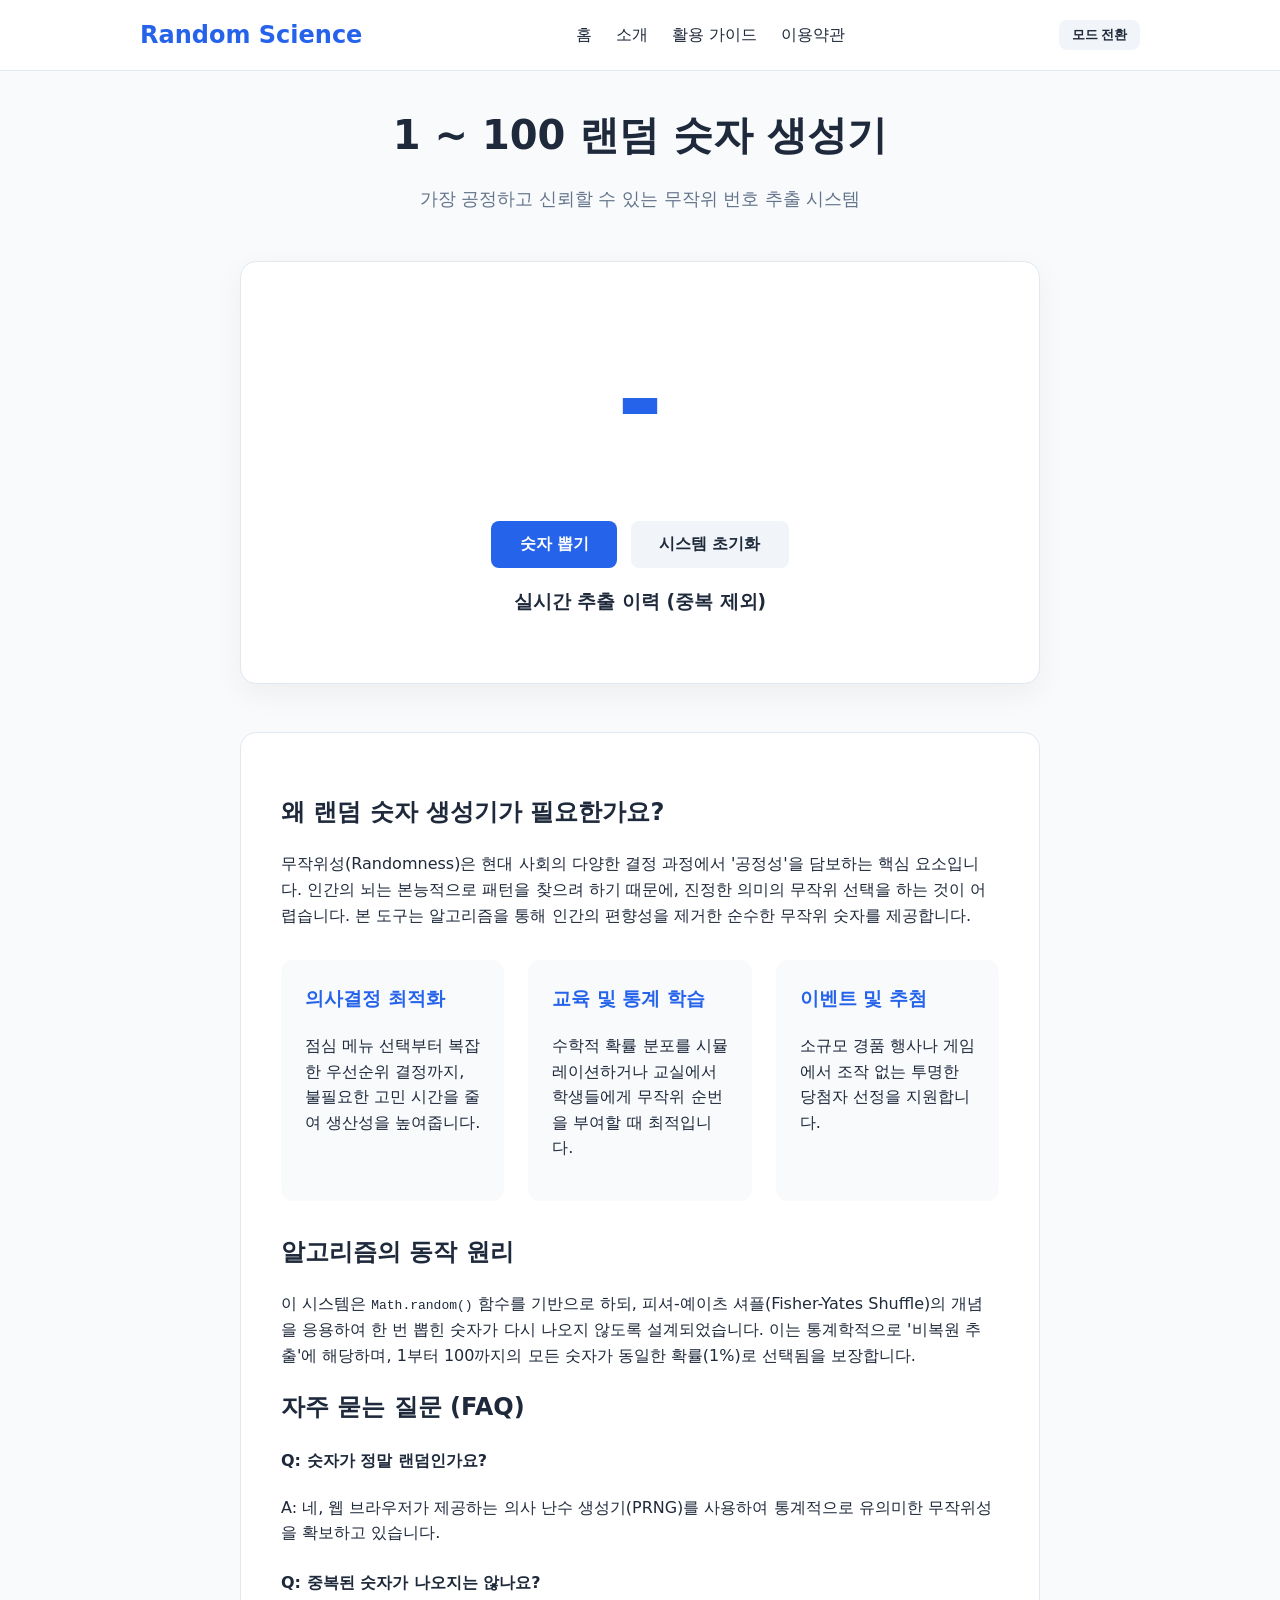
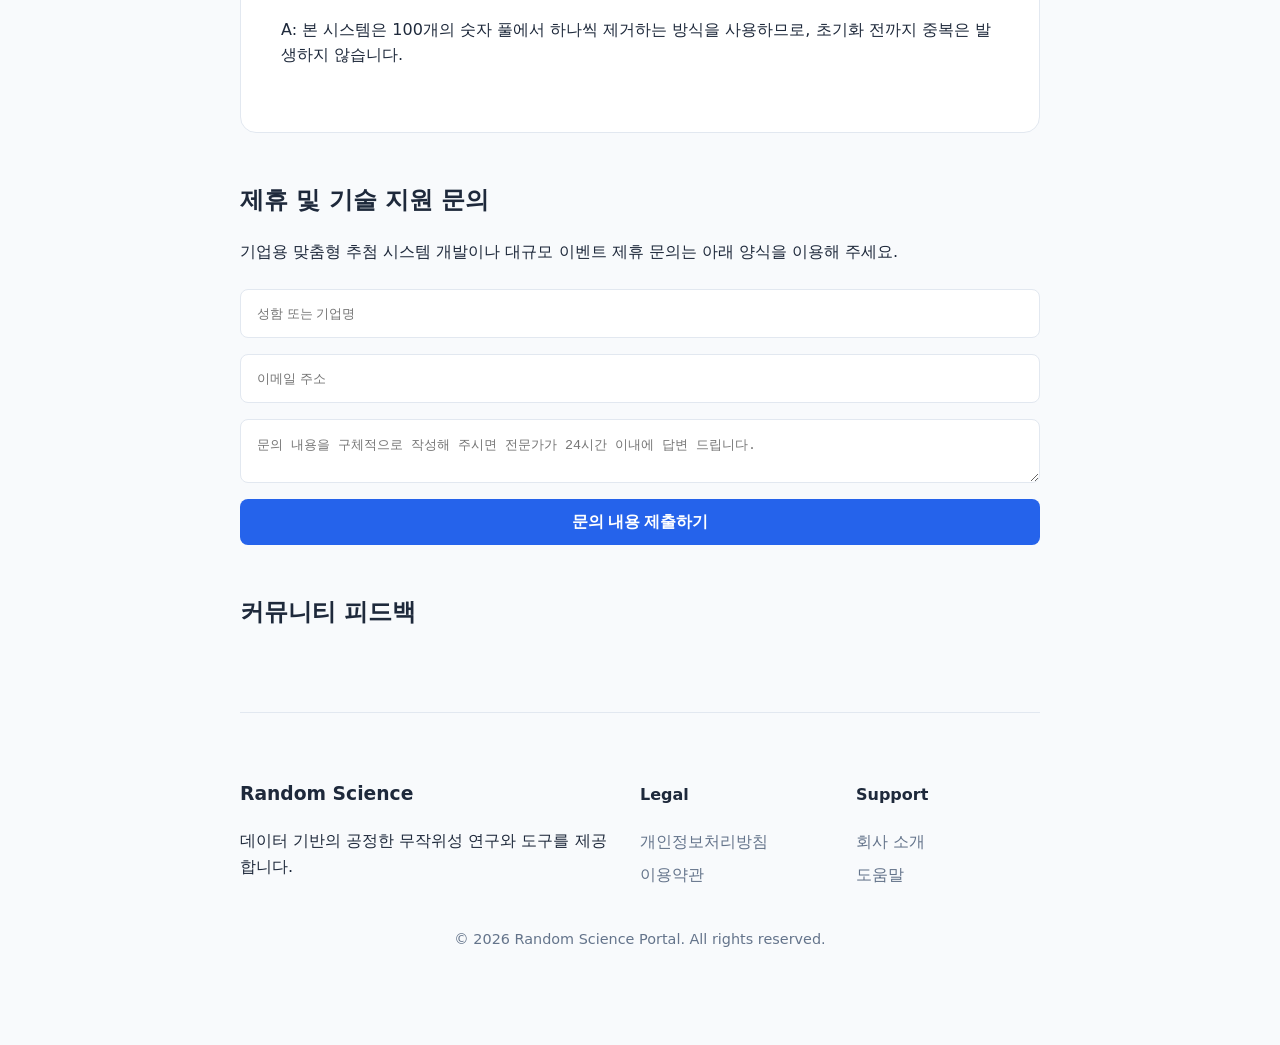
<file: index.html>
<!DOCTYPE html>
<html lang="ko">
<head>
    <meta charset="UTF-8">
    <meta name="viewport" content="width=device-width, initial-scale=1.0">
    <title>1 ~ 100 랜덤 숫자 생성기: 확률의 과학과 실용적 가이드</title>
    <meta name="description" content="단순한 번호 뽑기를 넘어, 무작위성의 원리와 확률 통계학적 관점에서 본 1-100 랜덤 숫자 생성 가이드를 제공합니다.">
    <meta name="keywords" content="랜덤숫자, 무작위추출, 확률통계, 번호생성기, 결정장애해결, 경품추첨알고리즘">
    <link rel="stylesheet" href="style.css">
    <meta name="google-adsense-account" content="ca-pub-2725549586732977">
    <script async src="https://pagead2.googlesyndication.com/pagead/js/adsbygoogle.js?client=ca-pub-2725549586732977"
     crossorigin="anonymous"></script>
</head>
<body>
    <nav class="navbar">
        <div class="nav-container">
            <a href="index.html" class="logo">Random Science</a>
            <ul class="nav-menu">
                <li><a href="index.html">홈</a></li>
                <li><a href="about.html">소개</a></li>
                <li><a href="#guide-section">활용 가이드</a></li>
                <li><a href="terms.html">이용약관</a></li>
            </ul>
            <button id="theme-toggle" class="theme-btn-nav">모드 전환</button>
        </div>
    </nav>

    <div class="container main-content">
        <header class="hero-section">
            <h1>1 ~ 100 랜덤 숫자 생성기</h1>
            <p class="hero-subtitle">가장 공정하고 신뢰할 수 있는 무작위 번호 추출 시스템</p>
        </header>

        <main>
            <section class="tool-wrapper">
                <div id="number-display" class="number">-</div>
                <div class="controls">
                    <button id="pick-btn" class="main-btn">지금 번호 뽑기</button>
                    <button id="reset-btn" class="sub-btn">시스템 초기화</button>
                </div>
                <div id="history" class="history-list">
                    <h3>실시간 추출 이력 (중복 제외)</h3>
                    <ul id="numbers-ul"></ul>
                </div>
            </section>

            <article id="guide-section" class="article-section">
                <h2>왜 랜덤 숫자 생성기가 필요한가요?</h2>
                <p>무작위성(Randomness)은 현대 사회의 다양한 결정 과정에서 '공정성'을 담보하는 핵심 요소입니다. 인간의 뇌는 본능적으로 패턴을 찾으려 하기 때문에, 진정한 의미의 무작위 선택을 하는 것이 어렵습니다. 본 도구는 알고리즘을 통해 인간의 편향성을 제거한 순수한 무작위 숫자를 제공합니다.</p>

                <div class="feature-grid">
                    <div class="feature-card">
                        <h3>의사결정 최적화</h3>
                        <p>점심 메뉴 선택부터 복잡한 우선순위 결정까지, 불필요한 고민 시간을 줄여 생산성을 높여줍니다.</p>
                    </div>
                    <div class="feature-card">
                        <h3>교육 및 통계 학습</h3>
                        <p>수학적 확률 분포를 시뮬레이션하거나 교실에서 학생들에게 무작위 순번을 부여할 때 최적입니다.</p>
                    </div>
                    <div class="feature-card">
                        <h3>이벤트 및 추첨</h3>
                        <p>소규모 경품 행사나 게임에서 조작 없는 투명한 당첨자 선정을 지원합니다.</p>
                    </div>
                </div>

                <h2>알고리즘의 동작 원리</h2>
                <p>이 시스템은 <code>Math.random()</code> 함수를 기반으로 하되, 피셔-예이츠 셔플(Fisher-Yates Shuffle)의 개념을 응용하여 한 번 뽑힌 숫자가 다시 나오지 않도록 설계되었습니다. 이는 통계학적으로 '비복원 추출'에 해당하며, 1부터 100까지의 모든 숫자가 동일한 확률(1%)로 선택됨을 보장합니다.</p>
                
                <h2>자주 묻는 질문 (FAQ)</h2>
                <div class="faq-item">
                    <h4>Q: 숫자가 정말 랜덤인가요?</h4>
                    <p>A: 네, 웹 브라우저가 제공하는 의사 난수 생성기(PRNG)를 사용하여 통계적으로 유의미한 무작위성을 확보하고 있습니다.</p>
                </div>
                <div class="faq-item">
                    <h4>Q: 중복된 숫자가 나오지는 않나요?</h4>
                    <p>A: 본 시스템은 100개의 숫자 풀에서 하나씩 제거하는 방식을 사용하므로, 초기화 전까지 중복은 발생하지 않습니다.</p>
                </div>
            </article>
        </main>

        <section class="contact-section">
            <h2>제휴 및 기술 지원 문의</h2>
            <p>기업용 맞춤형 추첨 시스템 개발이나 대규모 이벤트 제휴 문의는 아래 양식을 이용해 주세요.</p>
            <form action="https://formspree.io/f/xreyeoqd" method="POST" class="contact-form">
                <input type="text" name="name" placeholder="성함 또는 기업명" required>
                <input type="email" name="_replyto" placeholder="이메일 주소" required>
                <textarea name="message" placeholder="문의 내용을 구체적으로 작성해 주시면 전문가가 24시간 이내에 답변 드립니다." required></textarea>
                <button type="submit" class="main-btn">문의 내용 제출하기</button>
            </form>
        </section>

        <section id="disqus_section">
            <h2>커뮤니티 피드백</h2>
            <div id="disqus_thread"></div>
            <script>
                (function() {
                var d = document, s = d.createElement('script');
                s.src = 'https://productbuilder-kysabatj51.disqus.com/embed.js';
                s.setAttribute('data-timestamp', +new Date());
                (d.head || d.body).appendChild(s);
                })();
            </script>
        </section>

        <footer class="site-footer">
            <div class="footer-grid">
                <div class="footer-info">
                    <h3>Random Science</h3>
                    <p>데이터 기반의 공정한 무작위성 연구와 도구를 제공합니다.</p>
                </div>
                <div class="footer-links">
                    <h4>Legal</h4>
                    <a href="privacy.html">개인정보처리방침</a>
                    <a href="terms.html">이용약관</a>
                </div>
                <div class="footer-links">
                    <h4>Support</h4>
                    <a href="about.html">회사 소개</a>
                    <a href="index.html#guide-section">도움말</a>
                </div>
            </div>
            <div class="copyright">
                <p>&copy; 2026 Random Science Portal. All rights reserved.</p>
            </div>
        </footer>
    </div>
    <script src="main.js"></script>
</body>
</html>
</file>
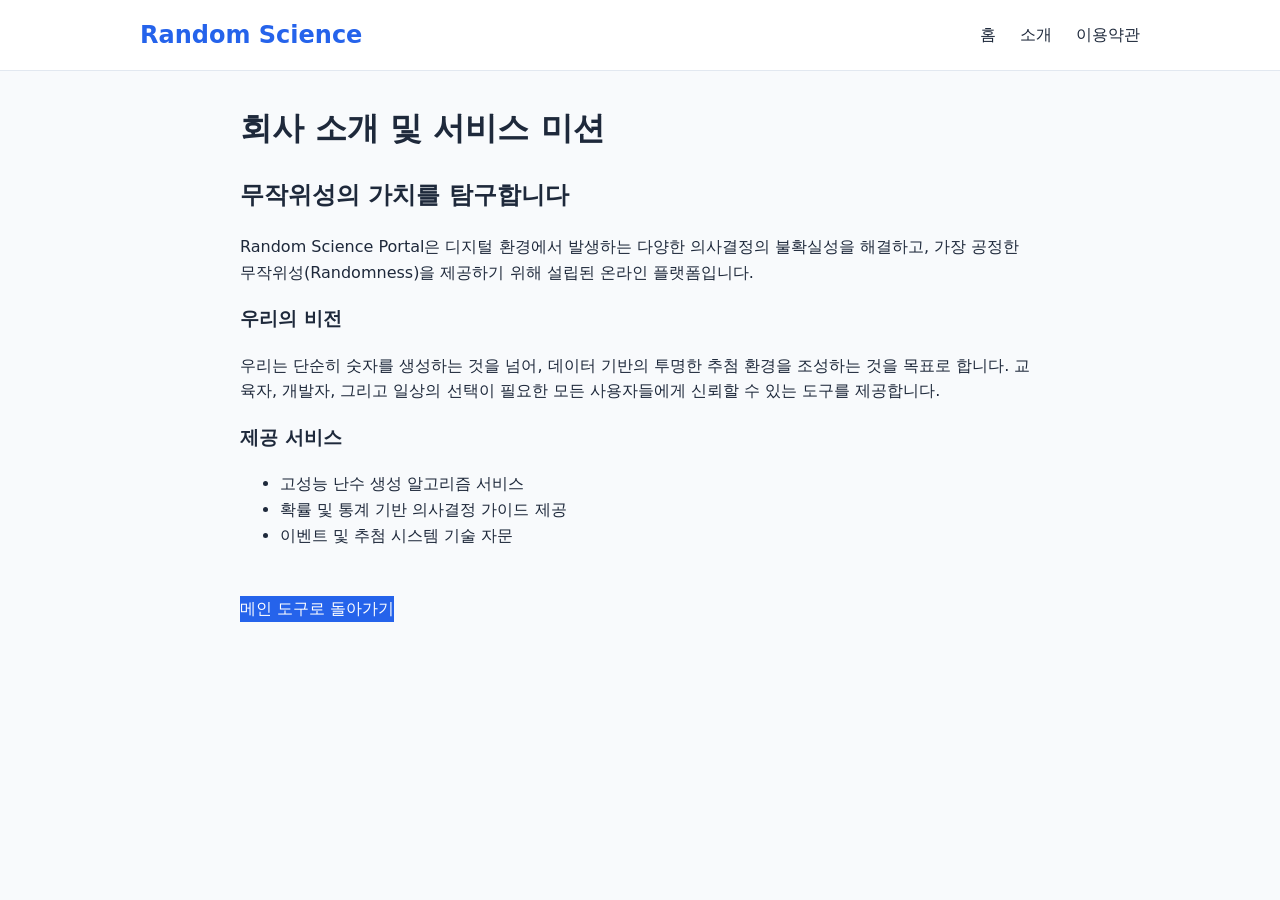
<file: about.html>
<!DOCTYPE html>
<html lang="ko">
<head>
    <meta charset="UTF-8">
    <meta name="viewport" content="width=device-width, initial-scale=1.0">
    <title>소개 - Random Science Portal</title>
    <link rel="stylesheet" href="style.css">
</head>
<body>
    <nav class="navbar">
        <div class="nav-container">
            <a href="index.html" class="logo">Random Science</a>
            <ul class="nav-menu">
                <li><a href="index.html">홈</a></li>
                <li><a href="about.html">소개</a></li>
                <li><a href="terms.html">이용약관</a></li>
            </ul>
        </div>
    </nav>

    <div class="container main-content">
        <h1>회사 소개 및 서비스 미션</h1>
        <article class="info-section">
            <h2>무작위성의 가치를 탐구합니다</h2>
            <p>Random Science Portal은 디지털 환경에서 발생하는 다양한 의사결정의 불확실성을 해결하고, 가장 공정한 무작위성(Randomness)을 제공하기 위해 설립된 온라인 플랫폼입니다.</p>
            
            <h3>우리의 비전</h3>
            <p>우리는 단순히 숫자를 생성하는 것을 넘어, 데이터 기반의 투명한 추첨 환경을 조성하는 것을 목표로 합니다. 교육자, 개발자, 그리고 일상의 선택이 필요한 모든 사용자들에게 신뢰할 수 있는 도구를 제공합니다.</p>

            <h3>제공 서비스</h3>
            <ul>
                <li>고성능 난수 생성 알고리즘 서비스</li>
                <li>확률 및 통계 기반 의사결정 가이드 제공</li>
                <li>이벤트 및 추첨 시스템 기술 자문</li>
            </ul>
        </article>
        <a href="index.html" class="main-btn" style="display:inline-block; margin-top:2rem; text-decoration:none;">메인 도구로 돌아가기</a>
    </div>
</body>
</html>
</file>
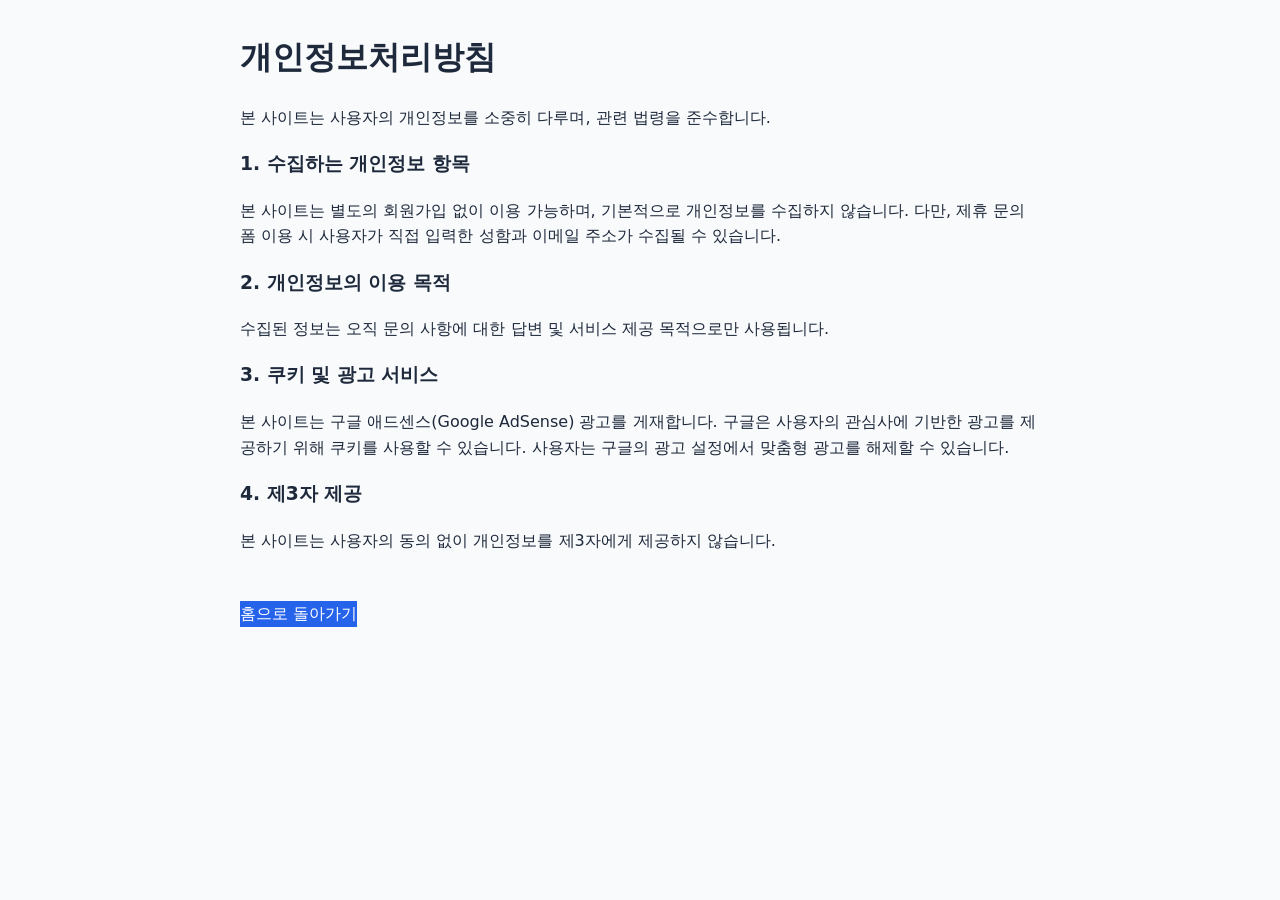
<file: privacy.html>
<!DOCTYPE html>
<html lang="ko">
<head>
    <meta charset="UTF-8">
    <meta name="viewport" content="width=device-width, initial-scale=1.0">
    <title>개인정보처리방침 - 랜덤 숫자 생성기</title>
    <link rel="stylesheet" href="style.css">
</head>
<body>
    <div class="container">
        <h1>개인정보처리방침</h1>
        <div class="info-section" style="text-align: left;">
            <p>본 사이트는 사용자의 개인정보를 소중히 다루며, 관련 법령을 준수합니다.</p>
            
            <h3>1. 수집하는 개인정보 항목</h3>
            <p>본 사이트는 별도의 회원가입 없이 이용 가능하며, 기본적으로 개인정보를 수집하지 않습니다. 다만, 제휴 문의 폼 이용 시 사용자가 직접 입력한 성함과 이메일 주소가 수집될 수 있습니다.</p>

            <h3>2. 개인정보의 이용 목적</h3>
            <p>수집된 정보는 오직 문의 사항에 대한 답변 및 서비스 제공 목적으로만 사용됩니다.</p>

            <h3>3. 쿠키 및 광고 서비스</h3>
            <p>본 사이트는 구글 애드센스(Google AdSense) 광고를 게재합니다. 구글은 사용자의 관심사에 기반한 광고를 제공하기 위해 쿠키를 사용할 수 있습니다. 사용자는 구글의 광고 설정에서 맞춤형 광고를 해제할 수 있습니다.</p>

            <h3>4. 제3자 제공</h3>
            <p>본 사이트는 사용자의 동의 없이 개인정보를 제3자에게 제공하지 않습니다.</p>
        </div>
        <a href="index.html" class="main-btn" style="display: inline-block; margin-top: 2rem; text-decoration: none;">홈으로 돌아가기</a>
    </div>
</body>
</html>
</file>
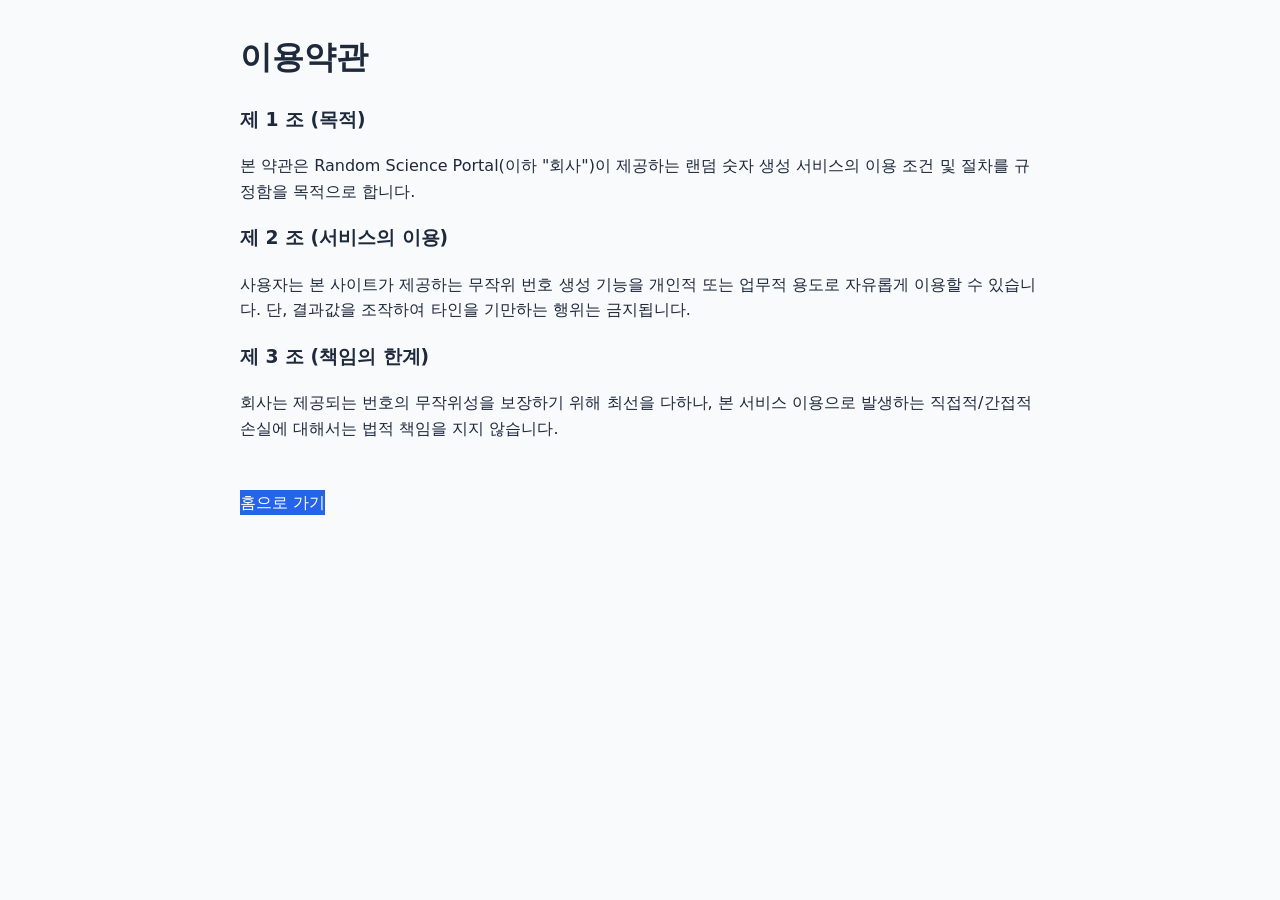
<file: terms.html>
<!DOCTYPE html>
<html lang="ko">
<head>
    <meta charset="UTF-8">
    <meta name="viewport" content="width=device-width, initial-scale=1.0">
    <title>이용약관 - Random Science Portal</title>
    <link rel="stylesheet" href="style.css">
</head>
<body>
    <div class="container main-content">
        <h1>이용약관</h1>
        <article class="info-section">
            <h3>제 1 조 (목적)</h3>
            <p>본 약관은 Random Science Portal(이하 "회사")이 제공하는 랜덤 숫자 생성 서비스의 이용 조건 및 절차를 규정함을 목적으로 합니다.</p>
            
            <h3>제 2 조 (서비스의 이용)</h3>
            <p>사용자는 본 사이트가 제공하는 무작위 번호 생성 기능을 개인적 또는 업무적 용도로 자유롭게 이용할 수 있습니다. 단, 결과값을 조작하여 타인을 기만하는 행위는 금지됩니다.</p>

            <h3>제 3 조 (책임의 한계)</h3>
            <p>회사는 제공되는 번호의 무작위성을 보장하기 위해 최선을 다하나, 본 서비스 이용으로 발생하는 직접적/간접적 손실에 대해서는 법적 책임을 지지 않습니다.</p>
        </article>
        <a href="index.html" class="main-btn" style="display:inline-block; margin-top:2rem; text-decoration:none;">홈으로 가기</a>
    </div>
</body>
</html>
</file>
<file: style.css>
:root {
    --bg-color: #f8fafc;
    --container-bg: #ffffff;
    --text-color: #1e293b;
    --text-muted: #64748b;
    --btn-primary: #2563eb;
    --btn-secondary: #f1f5f9;
    --btn-text: #ffffff;
    --border-color: #e2e8f0;
    --accent-color: #3b82f6;
}

[data-theme='dark'] {
    --bg-color: #0f172a;
    --container-bg: #1e293b;
    --text-color: #f8fafc;
    --text-muted: #94a3b8;
    --btn-primary: #3b82f6;
    --btn-secondary: #334155;
    --border-color: #334155;
}

body {
    background-color: var(--bg-color);
    color: var(--text-color);
    font-family: 'Inter', system-ui, -apple-system, sans-serif;
    line-height: 1.6;
    margin: 0;
    transition: background-color 0.3s, color 0.3s;
}

.navbar {
    background-color: var(--container-bg);
    border-bottom: 1px solid var(--border-color);
    padding: 1rem 0;
    position: sticky;
    top: 0;
    z-index: 1000;
}

.nav-container {
    max-width: 1000px;
    margin: 0 auto;
    display: flex;
    justify-content: space-between;
    align-items: center;
    padding: 0 1.5rem;
}

.logo {
    font-size: 1.5rem;
    font-weight: 800;
    color: var(--btn-primary);
    text-decoration: none;
}

.nav-menu {
    list-style: none;
    display: flex;
    gap: 1.5rem;
    margin: 0;
    padding: 0;
}

.nav-menu a {
    text-decoration: none;
    color: var(--text-color);
    font-weight: 500;
}

.container {
    max-width: 800px;
    margin: 2rem auto;
    padding: 0 1.5rem;
}

.hero-section {
    text-align: center;
    margin-bottom: 3rem;
}

.hero-section h1 {
    font-size: 2.5rem;
    font-weight: 800;
    margin-bottom: 0.5rem;
}

.hero-subtitle {
    font-size: 1.1rem;
    color: var(--text-muted);
}

.tool-wrapper {
    background-color: var(--container-bg);
    padding: 3rem;
    border-radius: 16px;
    box-shadow: 0 10px 30px rgba(0,0,0,0.05);
    text-align: center;
    border: 1px solid var(--border-color);
    margin-bottom: 3rem;
}

.number {
    font-size: 7rem;
    font-weight: 900;
    color: var(--btn-primary);
    margin-bottom: 2rem;
}

button {
    cursor: pointer;
    border: none;
    border-radius: 8px;
    padding: 0.8rem 1.8rem;
    font-size: 1rem;
    font-weight: 600;
    transition: all 0.2s;
}

.main-btn {
    background-color: var(--btn-primary);
    color: var(--btn-text);
}

.sub-btn {
    background-color: var(--btn-secondary);
    color: var(--text-color);
    margin-left: 0.5rem;
}

.article-section {
    background-color: var(--container-bg);
    padding: 2.5rem;
    border-radius: 16px;
    border: 1px solid var(--border-color);
    margin-bottom: 3rem;
}

.feature-grid {
    display: grid;
    grid-template-columns: repeat(auto-fit, minmax(200px, 1fr));
    gap: 1.5rem;
    margin: 2rem 0;
}

.feature-card {
    padding: 1.5rem;
    background-color: var(--bg-color);
    border-radius: 12px;
}

.feature-card h3 {
    margin-top: 0;
    color: var(--btn-primary);
}

.faq-item {
    margin-bottom: 1.5rem;
}

.contact-section {
    margin-bottom: 3rem;
}

.contact-form {
    display: flex;
    flex-direction: column;
    gap: 1rem;
    margin-top: 1.5rem;
}

.contact-form input, 
.contact-form textarea {
    padding: 1rem;
    border-radius: 8px;
    border: 1px solid var(--border-color);
    background-color: var(--container-bg);
    color: var(--text-color);
}

.site-footer {
    margin-top: 5rem;
    padding: 3rem 0;
    border-top: 1px solid var(--border-color);
}

.footer-grid {
    display: grid;
    grid-template-columns: 2fr 1fr 1fr;
    gap: 2rem;
}

.footer-links a {
    display: block;
    color: var(--text-muted);
    text-decoration: none;
    margin-bottom: 0.5rem;
}

.copyright {
    margin-top: 2rem;
    text-align: center;
    color: var(--text-muted);
    font-size: 0.9rem;
}

.theme-btn-nav {
    font-size: 0.8rem;
    padding: 0.4rem 0.8rem;
    background-color: var(--btn-secondary);
    color: var(--text-color);
}
</file>
